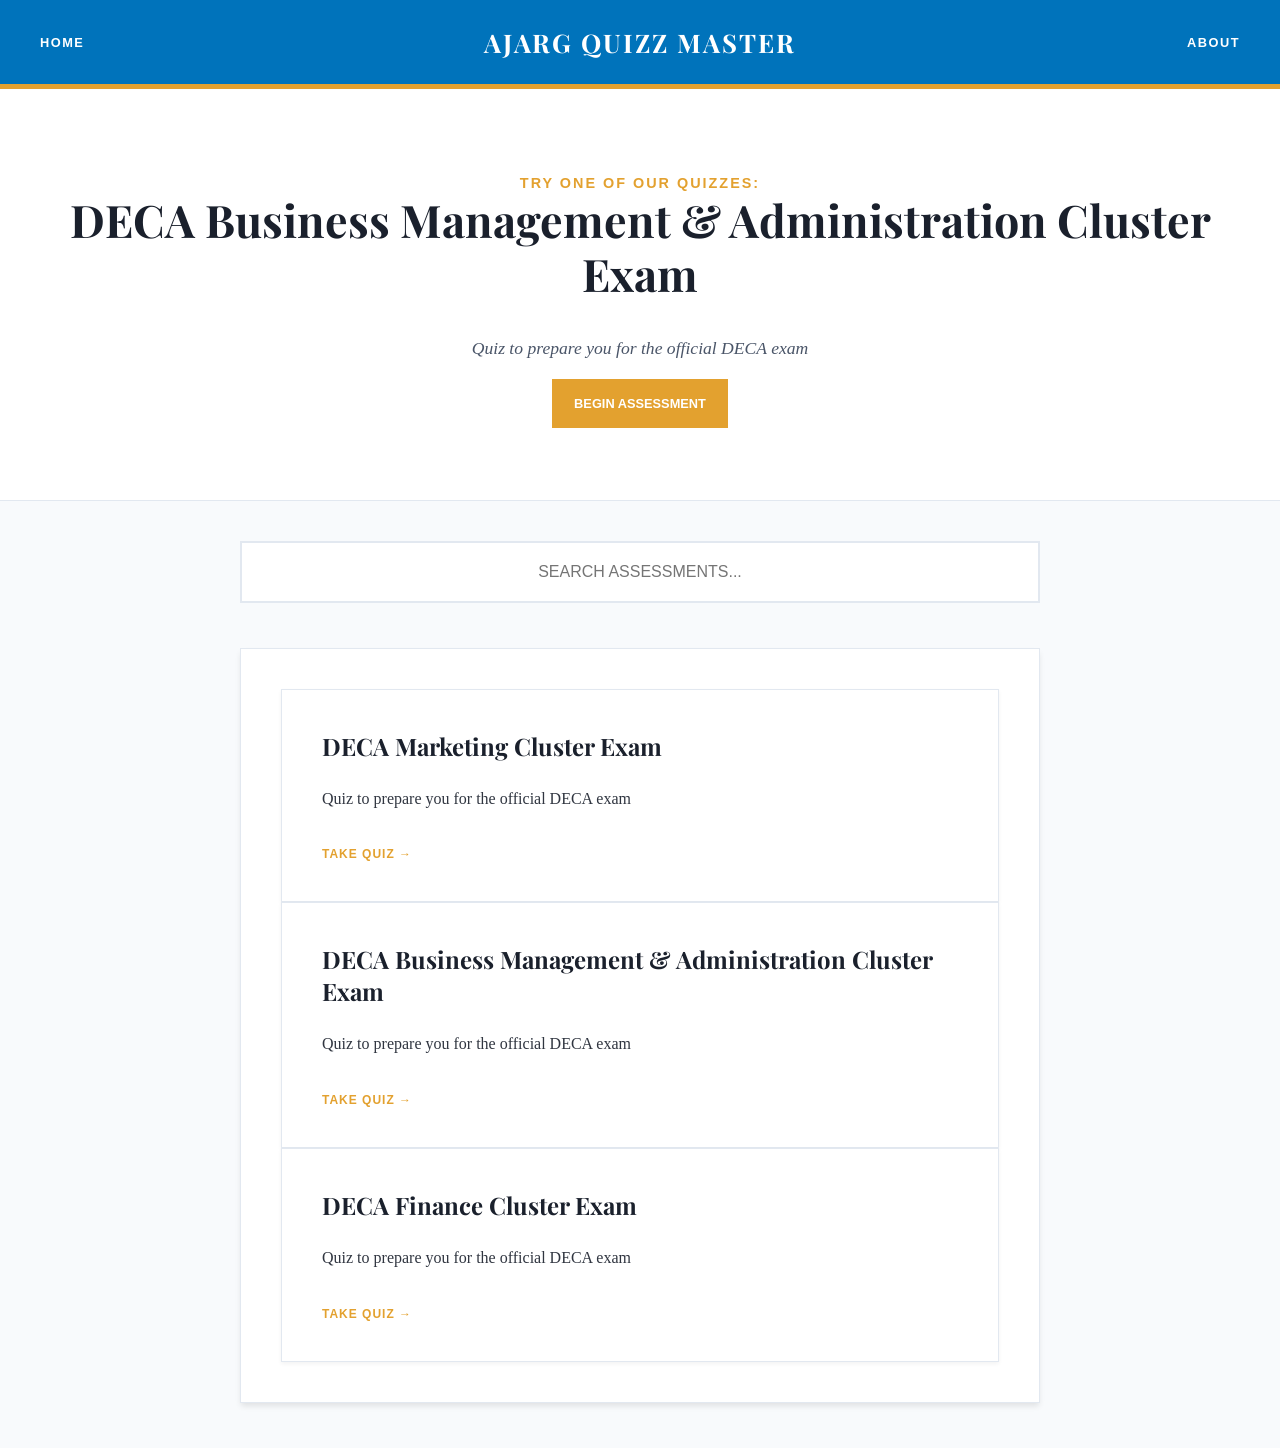
<file: index.html>
<!DOCTYPE html>
<html lang="en">
<head>
    <meta charset="UTF-8">
    <meta name="viewport" content="width=device-width, initial-scale=1.0">
    <title>AJARC Quizz Master</title>
    <link href="https://fonts.googleapis.com/css2?family=Playfair+Display:wght@700&display=swap" rel="stylesheet">
    <link rel="stylesheet" href="style.css">
</head>
<body>

    <header>
        <div class="header-left">
            <a href="index.html" class="nav-link">Home</a>
        </div>
        <div class="logo">AJARG Quizz Master</div>
        <div class="header-right">
            <a href="about.html" class="nav-link">About</a>
        </div>
    </header>

    <section class="hero">
        <h2 style="font-size: clamp(0.7rem, 2vw, 0.9rem); color: var(--victory-gold); text-transform: uppercase; font-family: sans-serif; letter-spacing: 2px; margin-bottom: 0;">Try one of our quizzes:</h2>
        <h1 id="hero-title">Loading Assessment...</h1>
        <p id="hero-desc" style="font-style: italic; color: #4A5568; max-width: 600px; margin: 20px auto; font-size: clamp(0.9rem, 2vw, 1.1rem);"></p>
        <a href="#" id="hero-link" class="cta-square">Begin Assessment</a>
    </section>

    <section class="search-container">
        <input type="text" id="quiz-search" placeholder="SEARCH ASSESSMENTS..." onkeyup="filterQuizzes()">
    </section>

    <main class="container" id="quiz-grid"></main>

    <script>
        let allQuizzes = [];

        async function loadQuizzes() {
            try {
                const response = await fetch('quizzes.json');
                const data = await response.json();
                allQuizzes = data.quizList;

                if (allQuizzes.length > 0) {
                    // Setup Hero Section with a random quiz
                    const randomQuiz = allQuizzes[Math.floor(Math.random() * allQuizzes.length)];
                    document.getElementById('hero-title').innerText = randomQuiz.title;
                    document.getElementById('hero-desc').innerText = randomQuiz.description;
                    document.getElementById('hero-link').href = `quizzes/${randomQuiz.fileName}`;
                    
                    // Initial display (will be limited to 3)
                    displayQuizzes(allQuizzes);
                }
            } catch (e) { 
                console.error("Error loading JSON.", e); 
                document.getElementById('hero-title').innerText = "Database Connection Offline";
            }
        }

        function displayQuizzes(list) {
            const grid = document.getElementById('quiz-grid');
            const searchTerm = document.getElementById('quiz-search').value.trim();
            
            grid.innerHTML = ''; 

            // Logic: If no search term, only show top 3. Otherwise, show all matches.
            const displayList = searchTerm === "" ? list.slice(0, 3) : list;

            displayList.forEach(quiz => {
                const card = document.createElement('div');
                card.className = 'cubic-card';
                card.innerHTML = `
                    <div>
                        <h3>${quiz.title}</h3>
                        <p style="line-height: 1.6; opacity: 0.9;">${quiz.description}</p>
                    </div>
                    <a href="quizzes/${quiz.fileName}" class="btn-link">Take Quiz →</a>
                `;
                grid.appendChild(card);
            });

            // Optional: Show a message if no results found
            if (displayList.length === 0 && searchTerm !== "") {
                grid.innerHTML = `<p style="text-align:center; grid-column: 1/-1; opacity: 0.6;">No assessments found matching "${searchTerm}"</p>`;
            }
        }

        function filterQuizzes() {
            const term = document.getElementById('quiz-search').value.toLowerCase();
            
            // Search through both title and description
            const filtered = allQuizzes.filter(q => 
                q.title.toLowerCase().includes(term) || 
                q.description.toLowerCase().includes(term)
            );
            
            displayQuizzes(filtered);
        }

        loadQuizzes();
    </script>
</body>
</html>
</file>
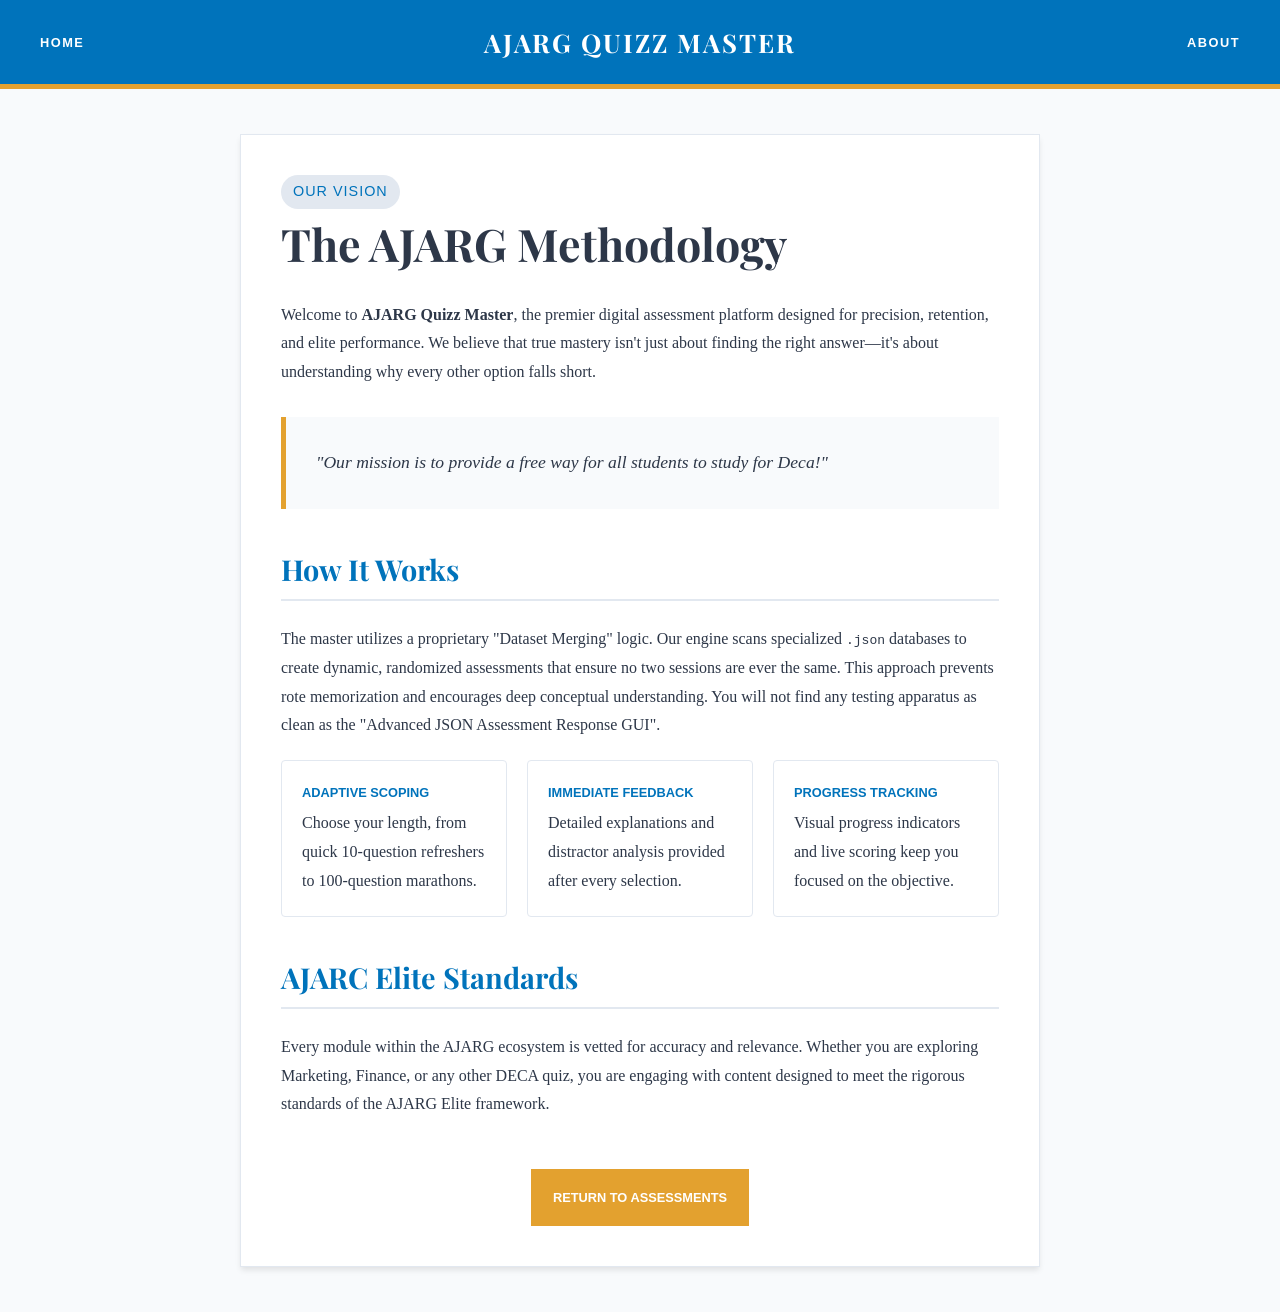
<file: about.html>
<!DOCTYPE html>
<html lang="en">
<head>
    <meta charset="UTF-8">
    <meta name="viewport" content="width=device-width, initial-scale=1.0">
    <title>AJARC Quizz Master</title>
    <link href="https://fonts.googleapis.com/css2?family=Playfair+Display:wght@700&display=swap" rel="stylesheet">
    <link rel="stylesheet" href="../style.css">
    <style>
        .about-content {
            text-align: left;
            line-height: 1.8;
            color: #2D3748;
        }
        .about-content h2 {
            margin-top: 40px;
            color: var(--deca-blue);
            border-bottom: 2px solid var(--edge-grey);
            padding-bottom: 10px;
        }
        .mission-statement {
            background: #F8FAFC;
            padding: 30px;
            border-left: 5px solid var(--victory-gold);
            font-style: italic;
            margin: 30px 0;
            font-size: 1.1rem;
        }
        .feature-list {
            display: grid;
            grid-template-columns: repeat(auto-fit, minmax(200px, 1fr));
            gap: 20px;
            margin-top: 20px;
        }
        .feature-item {
            padding: 20px;
            background: white;
            border: 1px solid var(--edge-grey);
            border-radius: 4px;
        }
        .feature-item strong {
            display: block;
            color: var(--deca-blue);
            margin-bottom: 5px;
            text-transform: uppercase;
            font-family: sans-serif;
            font-size: 0.8rem;
        }
    </style>
</head>
<body>

<header>
    <div class="header-left">
        <a href="../index.html" class="nav-link">Home</a>
    </div>
    <div class="logo">AJARG Quizz Master</div>
    <div class="header-right">
        <a href="about.html" class="nav-link">About</a>
    </div>
</header>

<div class="container about-content">
    <span class="quiz-title-tag">Our Vision</span>
    <h1>The AJARG Methodology</h1>
    
    <p>Welcome to <strong>AJARG Quizz Master</strong>, the premier digital assessment platform designed for precision, retention, and elite performance. We believe that true mastery isn't just about finding the right answer—it's about understanding why every other option falls short.</p>

    <div class="mission-statement">
        "Our mission is to provide a free way for all students to study for Deca!"
    </div>

    <h2>How It Works</h2>
    <p>The master utilizes a proprietary "Dataset Merging" logic. Our engine scans specialized <code>.json</code> databases to create dynamic, randomized assessments that ensure no two sessions are ever the same. This approach prevents rote memorization and encourages deep conceptual understanding. You will not find any testing apparatus as clean as the "Advanced JSON Assessment Response GUI". </p>

    <div class="feature-list">
        <div class="feature-item">
            <strong>Adaptive Scoping</strong>
            Choose your length, from quick 10-question refreshers to 100-question marathons.
        </div>
        <div class="feature-item">
            <strong>Immediate Feedback</strong>
            Detailed explanations and distractor analysis provided after every selection.
        </div>
        <div class="feature-item">
            <strong>Progress Tracking</strong>
            Visual progress indicators and live scoring keep you focused on the objective.
        </div>
    </div>

    <h2>AJARC Elite Standards</h2>
    <p>Every module within the AJARG ecosystem is vetted for accuracy and relevance. Whether you are exploring Marketing, Finance, or any other DECA quiz, you are engaging with content designed to meet the rigorous standards of the AJARG Elite framework.</p>

    <div style="margin-top: 50px; text-align: center;">
        <a href="../index.html" class="cta-square">Return to Assessments</a>
    </div>
</div>

</body>
</html>
</file>
<file: style.css>
/* --- 1. Global Variables & Base --- */
:root {
    --deca-blue: #0073BB;
    --deca-gold: #c5a059;
    --victory-gold: #E3A12F;
    --edge-grey: #E2E8F0;
    --success-green: #28a745;
    --error-red: #dc3545;
    --bg-light: #f8fafc;
}

body {
    margin: 0;
    font-family: 'Georgia', serif;
    background-color: var(--bg-light);
    color: #1A202C;
    text-align: center;
}

/* --- 2. Typography --- */
h1 {
    font-size: clamp(1.8rem, 5vw, 2.8rem);
    font-family: 'Playfair Display', serif;
    font-weight: 700;
    margin-top: 0;
    line-height: 1.2;
}
h2 {
    font-size: clamp(1.3rem, 4vw, 1.8rem);
    font-family: 'Playfair Display', serif;
    font-weight: 700;
    line-height: 1.4;
}
h3 {
    font-family: 'Playfair Display', serif;
    font-size: clamp(1.2rem, 3vw, 1.5rem);
    margin-top: 0;
}

.logo {
    font-family: 'Playfair Display', serif;
    font-weight: 700;
    color: white;
    font-size: clamp(1rem, 3vw, 1.6rem);
    text-transform: uppercase;
    letter-spacing: 2px;
    white-space: nowrap;
}

.quiz-title-tag {
    color: var(--deca-blue);
    font-family: sans-serif;
    font-size: clamp(0.7rem, 2vw, 0.9rem);
    text-transform: uppercase;
    letter-spacing: 1px;
    display: inline-block;
    background: #e2e8f0;
    padding: 4px 12px;
    border-radius: 20px;
    margin-bottom: 8px;
}

/* --- 3. Header --- */
header {
    background: var(--deca-blue);
    padding: clamp(15px, 3vw, 25px) clamp(15px, 5vw, 40px);
    display: grid;
    grid-template-columns: 1fr auto 1fr;
    align-items: center;
    border-bottom: 5px solid var(--victory-gold);
    transition: opacity 0.6s ease, transform 0.6s ease, margin-bottom 0.6s ease;
    opacity: 1;
    transform: translateY(0);
}
.header-left { text-align: left; }
.header-right { text-align: right; }

.header-hidden {
    opacity: 0;
    transform: translateY(-100%);
    margin-bottom: -80px;
    pointer-events: none;
}

.nav-link {
    color: white;
    text-decoration: none;
    text-transform: uppercase;
    font-family: sans-serif;
    font-size: clamp(0.65rem, 1.5vw, 0.8rem);
    font-weight: bold;
    letter-spacing: 1.5px;
    transition: 0.3s;
}
.nav-link:hover { color: var(--victory-gold); }

/* --- 4. Layout --- */
.container {
    max-width: 800px;
    width: 90%;
    margin: clamp(20px, 5vh, 50px) auto;
    background: white;
    border: 1px solid var(--edge-grey);
    padding: clamp(20px, 5vw, 40px);
    box-sizing: border-box;
    box-shadow: 0 4px 6px -1px rgba(0, 0, 0, 0.1);
}

.cta-square {
    background: var(--victory-gold);
    color: white;
    padding: 15px 20px;
    border: 2px solid var(--victory-gold);
    cursor: pointer;
    text-transform: uppercase;
    font-size: 0.8rem;
    font-family: sans-serif;
    font-weight: bold;
    transition: 0.3s;
    text-decoration: none;
    display: inline-block;
}
.cta-square:hover:not(:disabled) { background: transparent; color: var(--victory-gold); }
.cta-square:disabled { background: #cbd5e0; border-color: #cbd5e0; cursor: not-allowed; opacity: 0.7; }

.blue-btn {
    background: #3b82f6 !important;
    color: white !important;
    border: 2px solid #3b82f6 !important;
    outline: none !important;
    transition: all 0.3s ease !important;
}
.blue-btn:hover {
    background: white !important;
    color: #3b82f6 !important;
    border-color: #3b82f6 !important;
}

/* --- 5. Home Page --- */
.hero {
    text-align: center;
    padding: clamp(40px, 8vh, 80px) 20px;
    background: white;
    border-bottom: 1px solid var(--edge-grey);
}

.search-container {
    max-width: 800px;
    margin: 40px auto;
    padding: 0 20px;
}

#quiz-search {
    width: 100%;
    padding: 20px;
    border: 2px solid var(--edge-grey);
    border-radius: 0;
    font-family: sans-serif;
    outline: none;
    box-sizing: border-box;
    text-align: center;
    font-size: 1rem;
    transition: 0.3s;
}
#quiz-search:focus { border-color: var(--deca-blue); }

.cubic-card {
    background: white;
    padding: clamp(25px, 5vw, 40px);
    transition: 0.3s;
    display: flex;
    flex-direction: column;
    justify-content: space-between;
    border: 1px solid var(--edge-grey);
    box-shadow: 0 2px 4px rgba(0,0,0,0.05);
    text-align: left;
}
.cubic-card:hover {
    background: var(--deca-blue);
    color: white;
    transform: translateY(-4px);
    box-shadow: 0 10px 15px -3px rgba(0, 0, 0, 0.1);
}
.cubic-card:hover h3 { color: white; }

.btn-link {
    display: inline-block;
    margin-top: 20px;
    color: var(--victory-gold);
    text-decoration: none;
    font-weight: bold;
    text-transform: uppercase;
    font-size: 0.75rem;
    font-family: sans-serif;
    letter-spacing: 1px;
}
.cubic-card:hover .btn-link { color: white; text-decoration: underline; }

/* --- 6. Quiz Screens --- */
.setup-screen, .quiz-screen, .result-screen { display: none; }
.setup-screen.active, .quiz-screen.active, .result-screen.active { display: block; }

.range-grid {
    display: grid;
    grid-template-columns: repeat(auto-fit, minmax(180px, 1fr));
    gap: 15px;
    margin: 30px auto 0;
    max-width: 500px;
}

.range-opt.selected {
    background-color: var(--deca-blue);
    border-color: var(--deca-blue);
    color: white;
}
.range-opt:not(.selected):not(:disabled):hover {
    background-color: white;
    border-color: #f59e0b;
    color: #f59e0b;
}
.range-opt.selected:hover {
    background-color: white;
    border-color: var(--deca-blue);
    color: var(--deca-blue);
}

/* --- 7. Settings Section --- */
.settings-section {
    margin-top: 2rem;
    padding-top: 2rem;
    border-top: 1px solid var(--edge-grey);
    text-align: left;
}
.settings-section hr {
    border: 0;
    border-top: 1px solid #e2e8f0;
    margin: 1.5rem 0;
}

.toggle-group {
    display: flex;
    align-items: center;
    justify-content: space-between;
    margin-bottom: 1rem;
    background: white;
    padding: 1.2rem;
    border: 1px solid var(--edge-grey);
    transition: all 0.3s ease;
}
.toggle-group.disabled {
    opacity: 0.5;
    background-color: #f1f5f9;
    filter: grayscale(1);
    pointer-events: none;
}

/* Toggle Switch */
.switch {
    position: relative;
    display: inline-block;
    width: 50px;
    height: 26px;
    flex-shrink: 0;
}
.switch input {
    opacity: 0;
    width: 0;
    height: 0;
}
.slider {
    position: absolute;
    cursor: pointer;
    top: 0; left: 0; right: 0; bottom: 0;
    background-color: #cbd5e1;
    transition: .4s;
    border-radius: 24px;
}
.slider:before {
    position: absolute;
    content: "";
    height: 18px;
    width: 18px;
    left: 4px;
    bottom: 4px;
    background-color: white;
    transition: .4s;
    border-radius: 50%;
}
input:checked + .slider { background-color: var(--deca-blue); }
input:checked + .slider:before { transform: translateX(24px); }

/* --- 8. Start Button (fixed bottom) --- */
.start-btn-container {
    position: fixed;
    bottom: 0;
    left: 50%;
    transform: translateX(-50%);
    width: 100%;
    max-width: 800px;
    padding: 20px;
    background: white;
    border-top: 1px solid var(--edge-grey);
    display: none;
    z-index: 70;
    box-sizing: border-box;
    animation: fadeIn 0.4s ease;
}
@keyframes fadeIn {
    from { opacity: 0; transform: translate(-50%, 10px); }
    to   { opacity: 1; transform: translate(-50%, 0); }
}

/* --- 9. Quiz UI --- */
.progress-container {
    width: 100%;
    background: var(--edge-grey);
    height: 8px;
    margin: 20px 0 30px;
    border-radius: 4px;
    overflow: hidden;
}
#progress-bar {
    width: 0%;
    height: 100%;
    background: var(--deca-blue);
    transition: 0.4s;
}

.stats-bar {
    display: flex;
    justify-content: space-between;
    align-items: center;
    font-family: sans-serif;
    font-size: 0.75rem;
    font-weight: bold;
    margin-bottom: 10px;
    text-transform: uppercase;
    color: #718096;
}

.quiz-nav-group {
    display: none;
    gap: 8px;
    align-items: center;
}
.quiz-nav-btn {
    background: #f8fafc;
    border: 1px solid #e2e8f0;
    padding: 5px 12px;
    border-radius: 8px;
    text-decoration: none;
    color: #64748b;
    font-size: 0.75rem;
    font-weight: 600;
    cursor: pointer;
    transition: all 0.2s;
    font-family: inherit;
}
.quiz-nav-btn:hover {
    background: #f1f5f9;
    color: #0f172a;
    border-color: #cbd5e1;
}

.status-text { font-style: italic; color: #718096; }
.score-correct { color: var(--success-green); font-weight: bold; }
.score-incorrect { color: var(--error-red); font-weight: bold; }

.option-btn {
    display: block;
    width: 100%;
    max-width: 600px;
    margin: 12px auto;
    padding: 18px;
    border: 2px solid var(--edge-grey);
    background: white;
    border-radius: 8px;
    cursor: pointer;
    text-align: left;
    font-family: 'Georgia', serif;
    font-size: clamp(0.9rem, 2.5vw, 1.05rem);
    transition: 0.2s;
}
.option-btn:hover:not([disabled]) { border-color: #BFDBFE; }
.option-btn.selected {
    border-color: #3b82f6 !important;
    background: #eff6ff !important;
    box-shadow: 0 0 0 2px rgba(59, 130, 246, 0.2);
}
.option-btn.correct-choice {
    background: #dcfce7 !important;
    border-color: var(--success-green) !important;
    color: #166534 !important;
}
.option-btn.wrong-choice {
    background: #fee2e2 !important;
    border-color: var(--error-red) !important;
    color: #991b1b !important;
}

.quiz-action-container {
    position: fixed;
    bottom: 0;
    left: 0;
    width: 100%;
    padding: 20px;
    background: white;
    border-top: 1px solid #e2e8f0;
    z-index: 60;
    display: none;
}
.full-width { width: 100%; }

/* --- 10. Feedback Overlay --- */
.overlay-mask {
    position: fixed;
    top: 0; left: 0;
    width: 100%; height: 100%;
    background: rgba(0,0,0,0.4);
    backdrop-filter: blur(2px);
    z-index: 999;
    display: none;
}

.feedback {
    position: fixed;
    top: 50%;
    left: 50%;
    transform: translate(-50%, -50%) scale(0.95);
    width: 90%;
    max-width: 500px;
    max-height: 80vh;
    background: white;
    border-top: 8px solid var(--deca-blue);
    border-radius: 0 0 12px 12px;
    padding: 30px;
    padding-bottom: 80px;
    z-index: 1000;
    display: none;
    flex-direction: column;
    opacity: 0;
    transition: all 0.3s ease;
    box-shadow: 0 20px 25px -5px rgba(0,0,0,0.2);
    text-align: left;
}
.feedback.show {
    display: flex;
    opacity: 1;
    transform: translate(-50%, -50%) scale(1);
}

.feedback-content {
    overflow-y: auto;
    flex-grow: 1;
}
.feedback-content::-webkit-scrollbar { width: 8px; }
.feedback-content::-webkit-scrollbar-track { background: #f1f5f9; border-radius: 10px; }
.feedback-content::-webkit-scrollbar-thumb { background: #cbd5e1; border-radius: 10px; }

.feedback-status-title {
    font-weight: bold;
    text-transform: uppercase;
    font-family: sans-serif;
    letter-spacing: 1px;
    margin: 0 0 1rem 0;
    font-size: 1.25rem;
}

.correct-answer-display {
    background: #f0fff4;
    border-left: 4px solid var(--success-green);
    padding: 10px;
    margin: 10px 0 1.5rem;
    font-weight: bold;
    color: #22543d;
    font-size: 0.9rem;
}

.explanation-body {
    line-height: 1.6;
    font-size: 0.95rem;
    color: #4a5568;
}

.feedback-footer {
    position: absolute;
    bottom: 0;
    left: 0;
    width: 100%;
    padding: 15px 30px;
    background: white;
    border-top: 1px solid var(--edge-grey);
    box-sizing: border-box;
    border-radius: 0 0 12px 12px;
    display: flex;
    justify-content: flex-end;
}

.btn-close-red {
    background: #fff5f5;
    color: #c53030;
    border: 1px solid #feb2b2;
    padding: 0.75rem 1.5rem;
    border-radius: 6px;
    font-weight: 600;
    cursor: pointer;
    transition: 0.2s;
}
.btn-close-red:hover { background: #fed7d7; }

/* --- 11. Results --- */
.final-score-percent {
    font-size: clamp(3rem, 10vw, 5rem);
    color: var(--deca-blue);
    margin: 20px 0;
    font-family: 'Playfair Display', serif;
}
.final-stat-summary { margin-bottom: 30px; font-size: 1.1rem; }
.result-actions { display: flex; gap: 15px; justify-content: center; flex-wrap: wrap; }
.secondary-cta { background: var(--deca-blue); border-color: var(--deca-blue); }
.secondary-cta:hover { color: var(--deca-blue) !important; }
</file>
